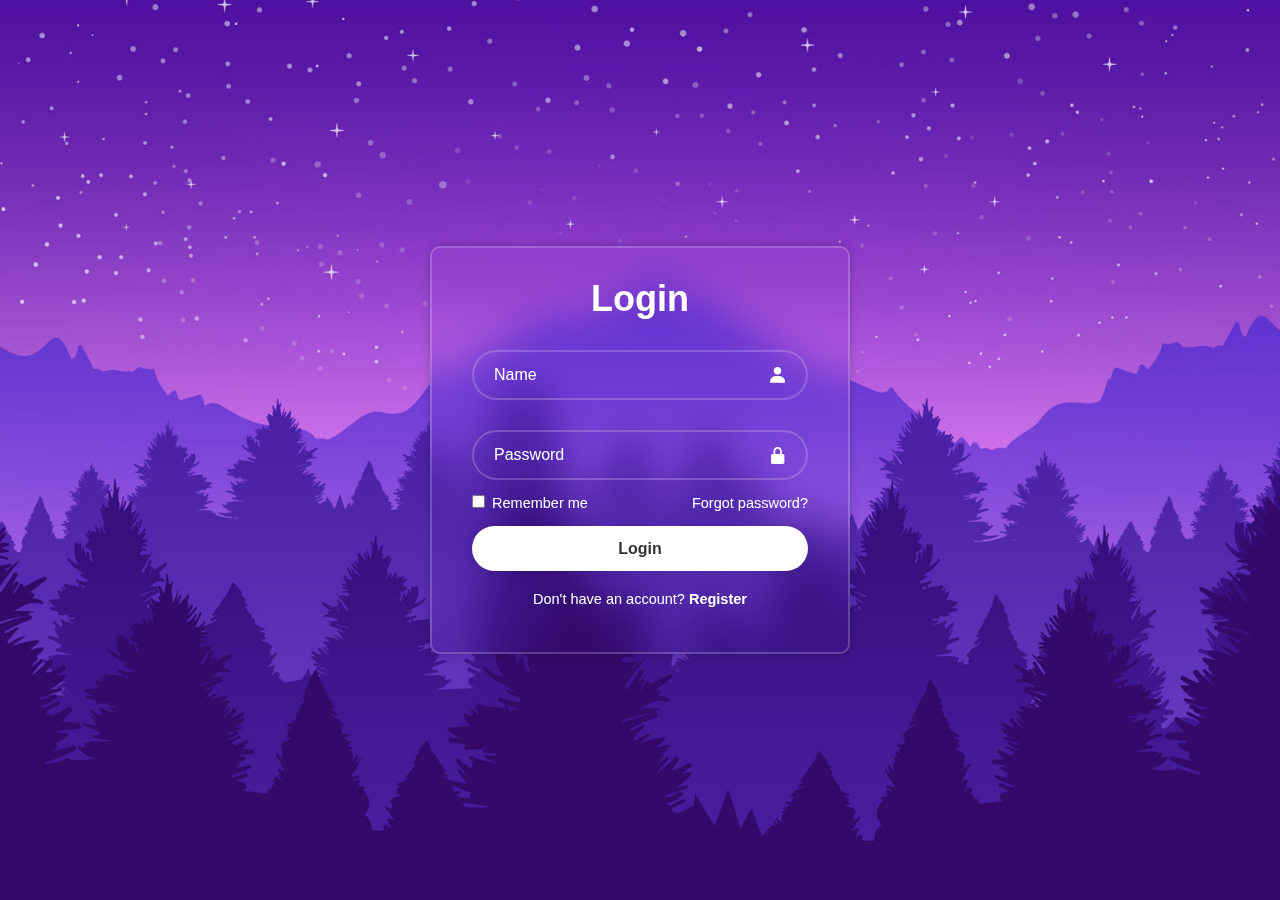
<file: login-form-1/index.html>
<!DOCTYPE html>
<html lang="en">
  <head>
    <meta charset="UTF-8" />
    <meta name="viewport" content="width=device-width, initial-scale=1.0" />
    <link rel="stylesheet" href="style.css" />
    <link href='https://unpkg.com/boxicons@2.1.4/css/boxicons.min.css' rel='stylesheet'>
    <title>Document</title>
  </head>
  <body>
    <div class="wrapper">
      <form action="">
        <h1>Login</h1>
        <div class="input-box">
          <input type="text" placeholder="Name" required />
          <i class="bx bxs-user"></i>
        </div>
        <div class="input-box">
          <input type="password" placeholder="Password" required />
          <i class="bx bxs-lock-alt"></i>
        </div>
        <div class="remember-forgot">
          <label><input type="checkbox" /> Remember me</label>
          <a href="#">Forgot password?</a>
        </div>

        <button type="submit" class="btn">Login</button>
      </form>

      <div class="register-link">
        <p>Don't have an account? <a href="#">Register</a></p>
      </div>
    </div>
  </body>
</html>
</file>
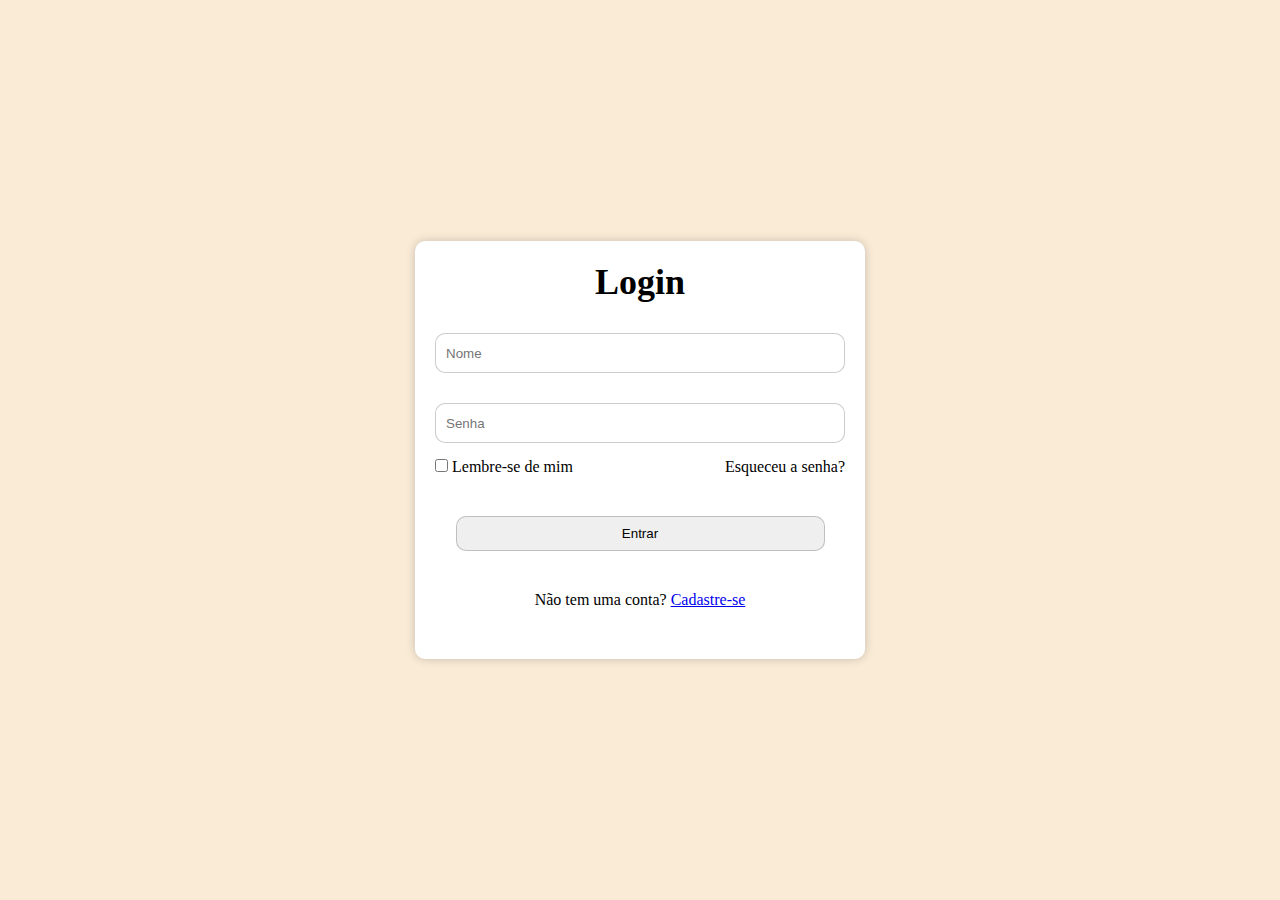
<file: my-login-form-1/index.html>
<!DOCTYPE html>
<html lang="en">
  <head>
    <meta charset="UTF-8" />
    <meta name="viewport" content="width=device-width, initial-scale=1.0" />
    <title>Login</title>
    <link rel="stylesheet" href="style.css" />
  </head>
  <body>
    <div class="box-login">
      <form action="" method="post">
        <h1>Login</h1>
        <div class="input-login">
          <input type="text" placeholder="Nome" />
        </div>
        <div class="input-login">
          <input type="password" placeholder="Senha" />
        </div>
        <div class="lembrar-esqueceu-senha">
          <label><input type="checkbox" /> Lembre-se de mim</label>
          <a href="#">Esqueceu a senha?</a>
        </div>
        <div class="btn">
          <button type="submit">Entrar</button>
        </div>
      </form>

      <p>Não tem uma conta? <a href="#">Cadastre-se</a></p>
    </div>
  </body>
</html>
</file>
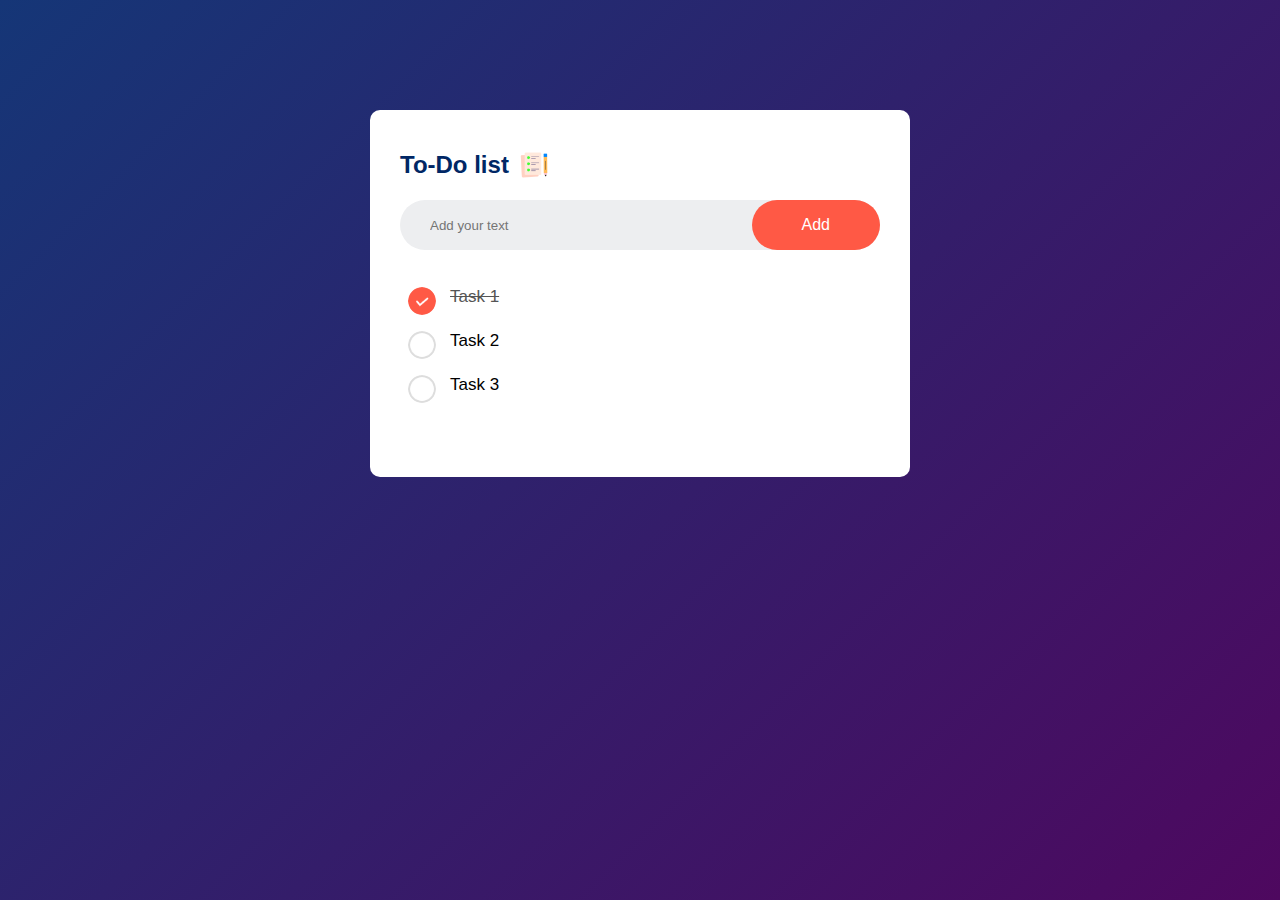
<file: to-do-list-html-css-javascript/index.html>
<!DOCTYPE html>
<html lang="en">
  <head>
    <meta charset="UTF-8" />
    <meta name="viewport" content="width=device-width, initial-scale=1.0" />
    <link rel="stylesheet" href="style.css" />
    <title>To-do List</title>
  </head>
  <body>
    <div class="container">
      <div class="todo-app">
        <h2>To-Do list <img src="./img/icon.png" alt=""></h2>
        <div class="row">
            <input type="text" id="input-box" placeholder="Add your text">
            <button>Add</button>
        </div>
        <ul id="list-container">
            <li class="checked">Task 1</li>
            <li>Task 2</li>
            <li>Task 3</li>
        </ul>
      </div>
    </div>
  </body>
</html>
</file>
<file: login-form-1/style.css>
* {
  margin: 0;
  padding: 0;
  box-sizing: border-box;
  font-family: "Poppins", sans-serif;
}

body {
  display: flex;
  justify-content: center;
  align-items: center;
  min-height: 100vh;
  background: url('img.jpg');
  background-size: cover;
  background-position: center;
}

.wrapper {
  width: 420px;
  background-color: transparent;
  backdrop-filter: blur(20px);
  box-shadow: 0 0 10px rgba(0, 0, 0, 0.2);
  border: 2px solid rgba(255, 255, 255, .2);
  color: #fff;
  border-radius: 10px;
  padding: 30px 40px;
}

.wrapper h1 {
  font-size: 36px;
  text-align: center;
}

.wrapper .input-box {
  position: relative;
  width: 100%;
  height: 50px;
  margin: 30px 0;
}

.input-box input {
  width: 100%;
  height: 100%;
  background-color: transparent;
  border: none;
  outline: none;
  border: 2px solid rgba(255, 255, 255, 0.2);
  border-radius: 40px;
  font-size: 16px;
  color: #fff;
  padding: 20px 45px 20px 20px;
}

.input-box input::placeholder {
  color: #fff;
}

.input-box i {
  position: absolute;
  right: 20px;
  top: 50%;
  transform: translateY(-50%);
  font-size: 20px;
}

.wrapper .remember-forgot {
  display: flex;
  justify-content: space-between;
  font-size: 14.5px;
  margin: -15px 0 15px;
}

.remember-forgot label input {
  accent-color: #fff;
  margin-right: 3px;
}

.remember-forgot a {
  color: #fff;
  text-decoration: none;
}

.remember-forgot a:hover {
  text-decoration: underline;
}

.wrapper .btn {
  width: 100%;
  height: 45px;
  background-color: #fff;
  border: none;
  outline: none;
  border-radius: 40px;
  box-shadow: 0 0 10px rgba(0, 0, 0, 0.1);
  cursor: pointer;
  font-size: 16px;
  color: #333;
  font-weight: 600;
}

.wrapper .register-link {
  font-size: 14.5px;
  text-align: center;
  margin-top: 20px;
  margin-bottom: 15px;
}

.register-link p a {
  color: #fff;
  text-decoration: none;
  font-weight: 600;
}

.register-link p a:hover {
  text-decoration: underline;
}
</file>
<file: my-login-form-1/style.css>
* {
  margin: 0;
  padding: 0;
  box-sizing: border-box;
}

body {
  background-color: antiquewhite;
  display: flex;
  align-items: center;
  justify-content: center;
  min-height: 100vh;
}

.box-login {
  width: 450px;
  background-color: #fff;
  padding: 20px;
  border-radius: 10px;
  box-shadow: 0 0 10px rgba(0, 0, 0, 0.2);
}

.box-login h1 {
  text-align: center;
  font-size: 36px;
}

.input-login {
  margin: 30px 0;
}

.input-login input {
  width: 100%;
  height: 40px;
  padding: 10px;
  outline: none;
  border: 1px solid rgba(0, 0, 0, 0.2);
  border-radius: 10px;
}

.lembrar-esqueceu-senha {
  margin: -15px 0 15px;
  display: flex;
  justify-content: space-between;
}

.lembrar-esqueceu-senha a {
  color: #000;
  text-decoration: none;
}

.lembrar-esqueceu-senha a:hover {
  text-decoration: underline;
}

.btn {
  display: flex;
  align-items: center;
  width: 100%;
  margin: 30px 0;
}

.btn button {
  margin: 10px auto;
  width: 90%;
  height: 35px;
  border-radius: 10px;
  border: 1px solid rgba(0, 0, 0, 0.2);
}

.btn button:hover {
  background-color: antiquewhite;
}

.box-login p {
  text-align: center;
  margin-bottom: 30px;
}
</file>
<file: to-do-list-html-css-javascript/style.css>
* {
  padding: 0;
  margin: 0;
  box-sizing: border-box;
  font-family: "Poppins", sans-serif;
}

.container {
  width: 100%;
  min-height: 100vh;
  background: linear-gradient(135deg, #153677, #4e085f);
  padding: 10px;
}

.todo-app {
  width: 100%;
  max-width: 540px;
  background-color: #fff;
  margin: 100px auto 20px;
  padding: 40px 30px 70px;
  border-radius: 10px;
}

.todo-app h2 {
  color: #002765;
  display: flex;
  align-items: center;
  margin-bottom: 20px;
}

.todo-app h2 img {
  width: 30px;
  margin-left: 10px;
}

.row {
  display: flex;
  align-items: center;
  justify-content: space-between;
  background-color: #edeef0;
  border-radius: 30px;
  padding-left: 20px;
  margin-bottom: 25px;
}

input {
  flex: 1;
  border: none;
  outline: none;
  background-color: transparent;
  padding: 10px;
}

button {
  border: none;
  outline: none;
  padding: 16px 50px;
  background-color: #ff5945;
  color: #fff;
  font-size: 16px;
  cursor: pointer;
  border-radius: 40px;
}

ul li {
  list-style: none;
  font-size: 17px;
  padding: 12px 8px 12px 50px;
  user-select: none;
  cursor: pointer;
  position: relative;
}

ul li::before {
    content: '';
    position: absolute;
    height: 28px;
    width: 28px;
    border-radius: 50%;
    background-image: url(img/unchecked.png);
    background-size: cover;
    background-position: center;
    top: 12px;
    left: 8px;
}

ul li.checked {
    color: #555;
    text-decoration: line-through;
}


ul li.checked::before {
    background-image: url(img/checked.png);
}
</file>
